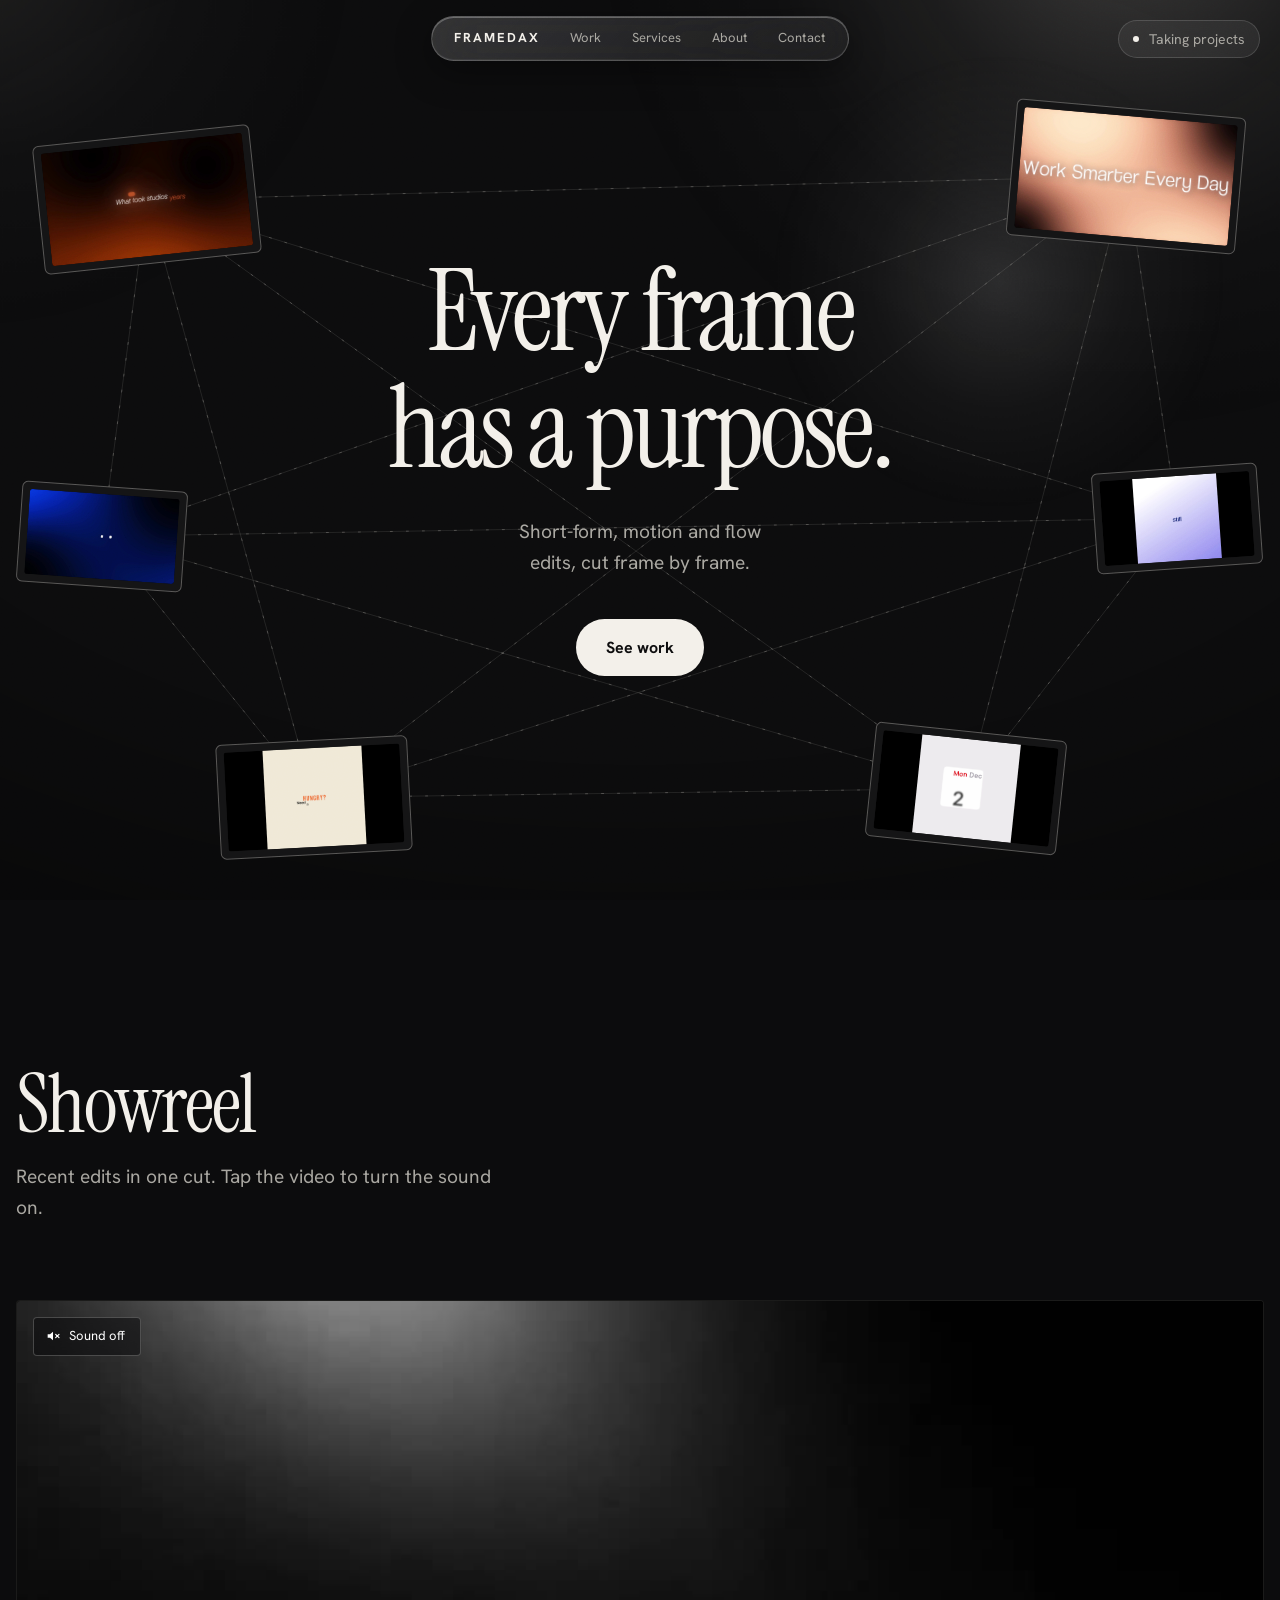
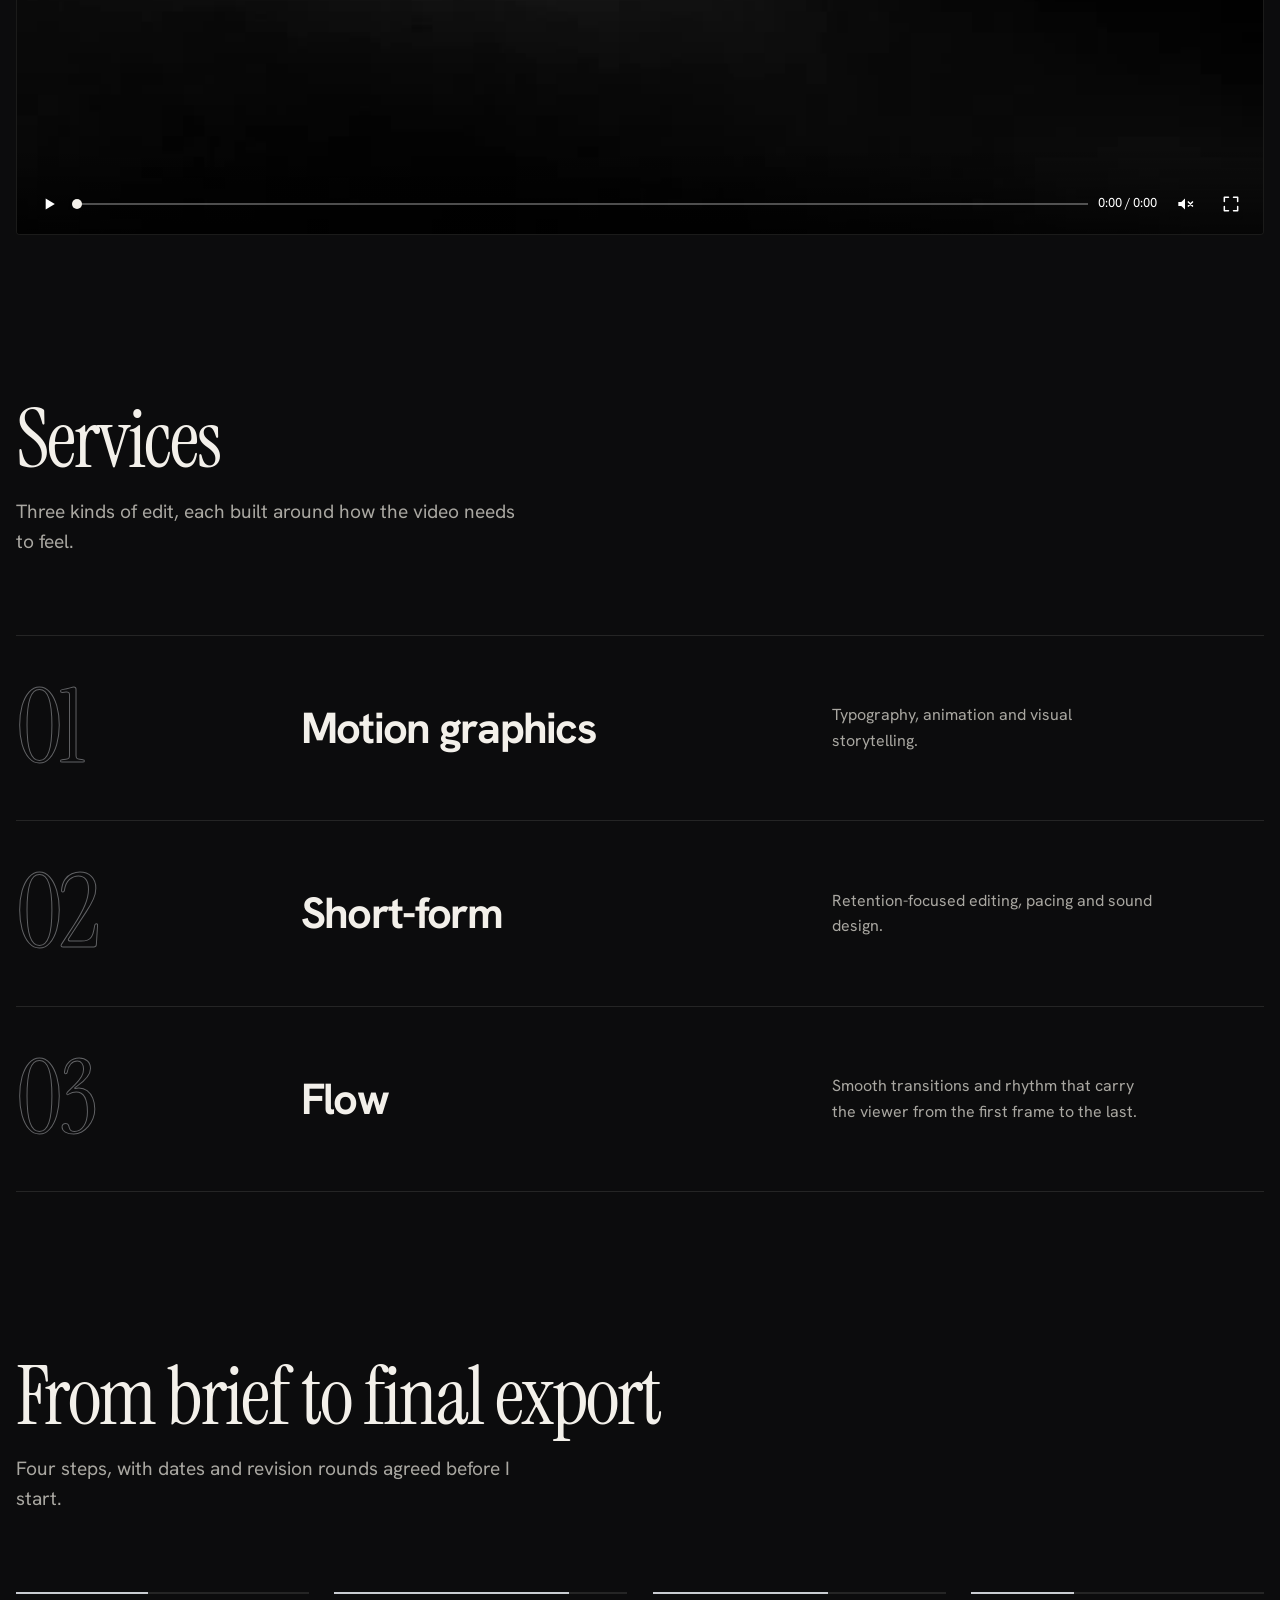
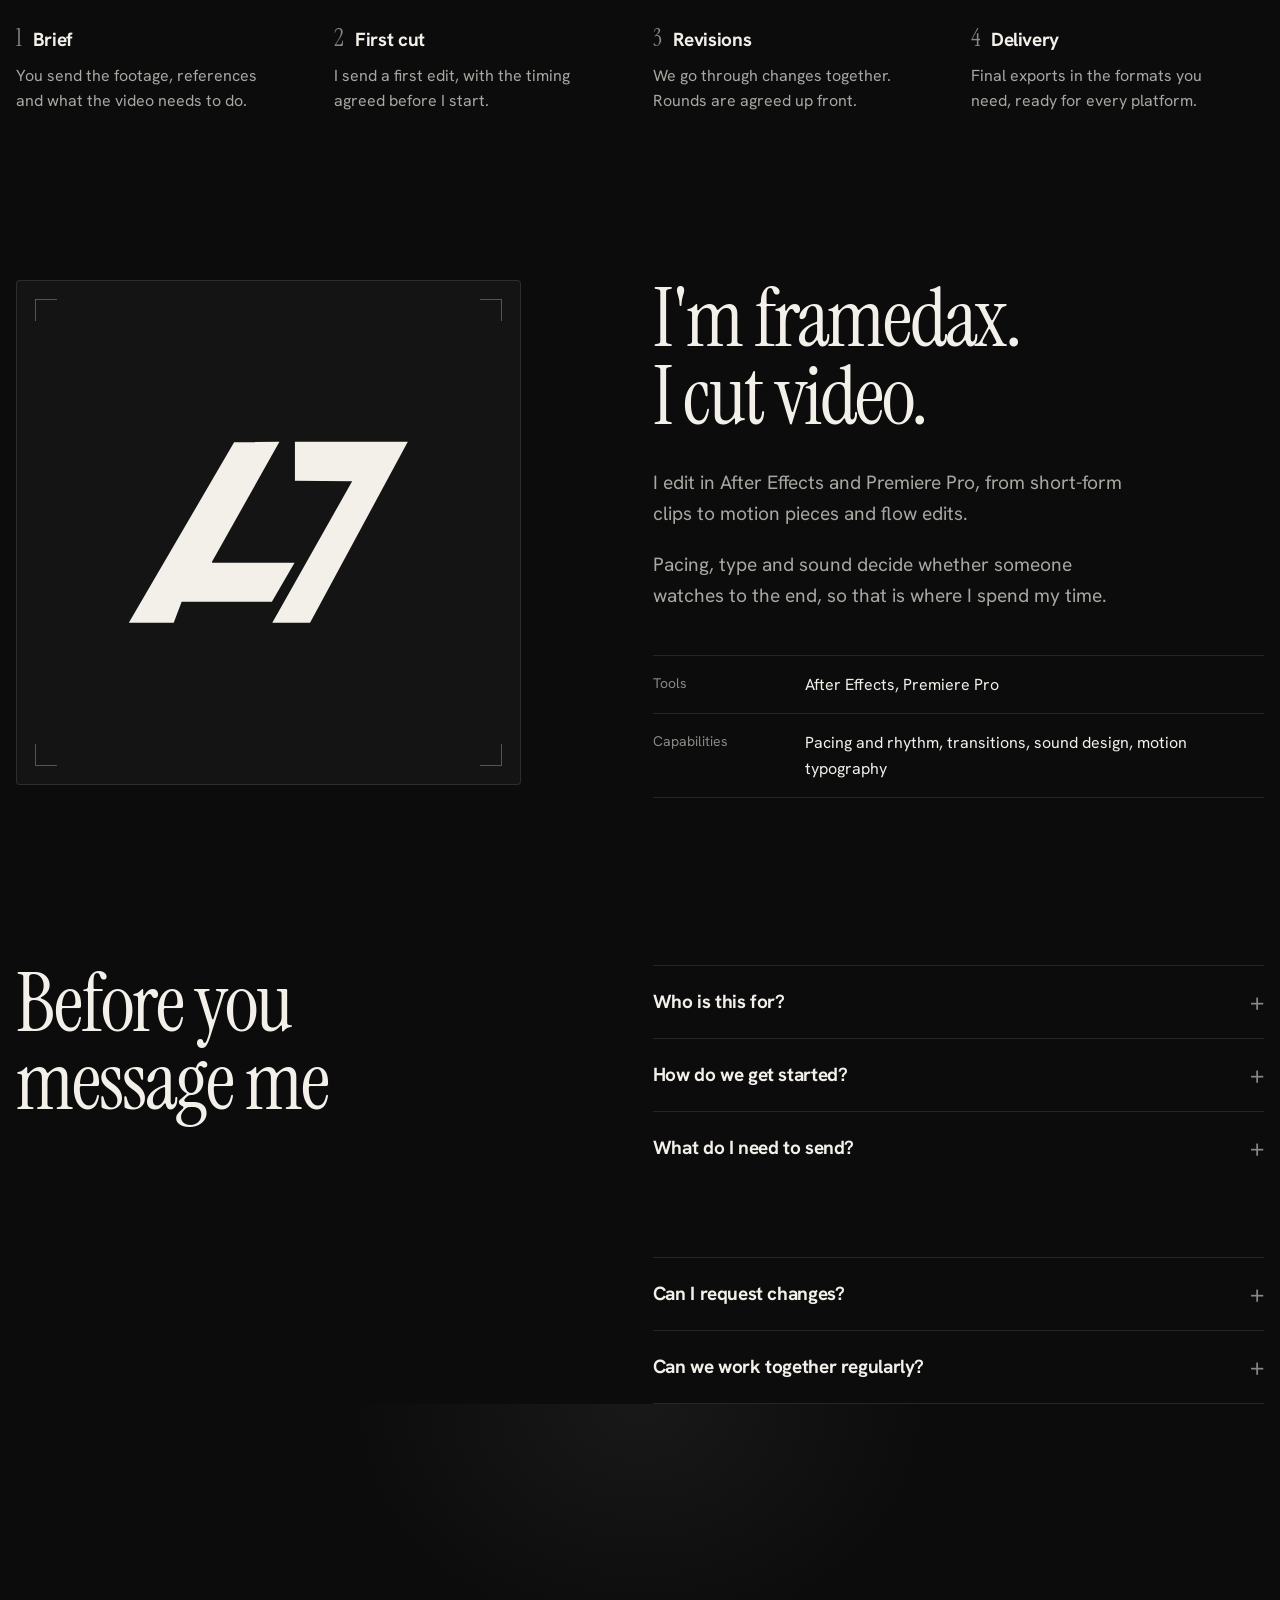
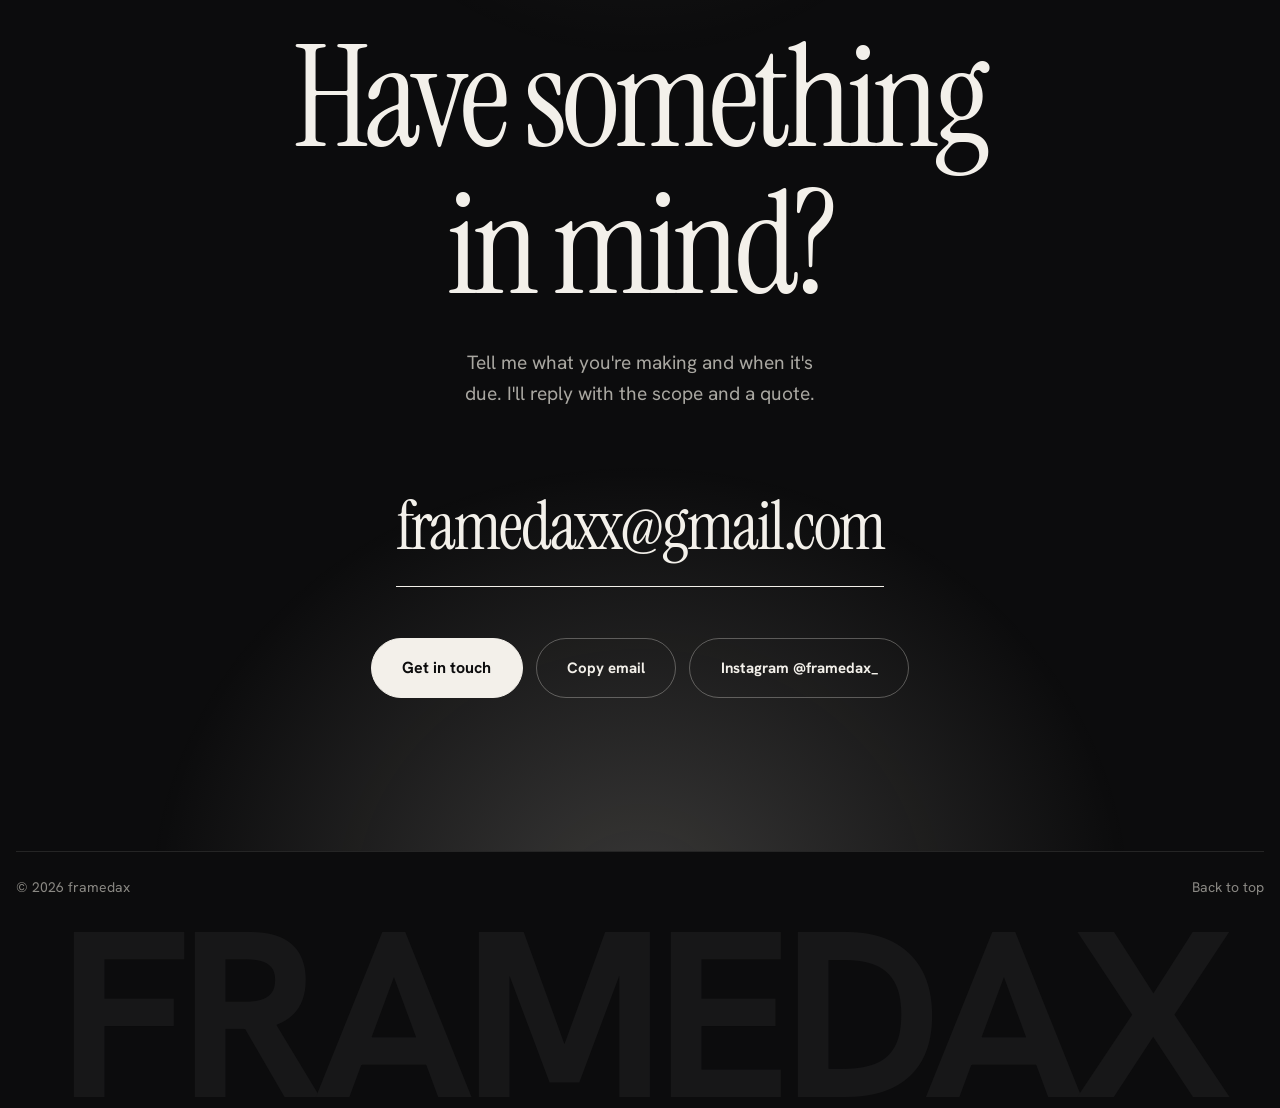
<file: index.html>
<!doctype html>
<html lang="en"><head><meta charset="utf-8">
<meta name="viewport" content="width=device-width,initial-scale=1,viewport-fit=cover">
<title>Framedax | Video editor</title><meta name="description" content="Framedax: short-form, motion and flow video edits."><meta name="theme-color" content="#0c0c0d">
<link rel="icon" href="favicon.svg" type="image/svg+xml">
<link rel="preconnect" href="https://fonts.googleapis.com"><link rel="preconnect" href="https://fonts.gstatic.com" crossorigin>
<link rel="stylesheet" href="https://fonts.googleapis.com/css2?family=Hanken+Grotesk:wght@400;700&family=Instrument+Serif:ital@0;1&display=swap">
<link rel="stylesheet" href="css/tokens.css"><link rel="stylesheet" href="css/base.css"><link rel="stylesheet" href="css/components.css"><link rel="stylesheet" href="css/sections.css">
<script>if(!matchMedia('(prefers-reduced-motion: reduce)').matches&&'IntersectionObserver' in window)document.documentElement.classList.add('reveal-on');</script>
</head><body>
<script>try{if(sessionStorage.getItem('fx-nav'))document.documentElement.classList.add('is-arriving')}catch(e){}</script>
<div class="loader" aria-hidden="true"><img src="assets/logo.svg" alt="" width="84" height="55"><i class="loader-bar"></i></div>
<a class="skip" href="#main">Skip to content</a>
<div class="glow" aria-hidden="true"><div class="glow-layer"><i class="blob blob-a"></i><i class="blob blob-b"></i><i class="blob blob-c"></i></div></div>
<header class="site-nav" id="nav"><div class="nav-in">
  <a class="wordmark" href="#top" aria-label="Framedax, home">FRAMEDAX</a>
  <div class="nav-right"><nav class="nav-links" aria-label="Main">
    <a class="nav-link" href="work.html">Work</a>
    <a class="nav-link" href="#services">Services</a>
    <a class="nav-link" href="#about">About</a>
    <a class="nav-link" href="#contact">Contact</a></nav></div></div></header>
<p class="status status-side">Taking projects</p>
<main id="main">
<section id="top" class="hero" data-chapter="Intro">
  <div class="hero-art" aria-hidden="true">
    <svg class="hero-lines" id="hero-lines" aria-hidden="true"></svg>
    <div id="hero-cards"></div>
  </div>
  <div class="hero-in">
    <h1 class="hero-title"><span class="line" style="--i:0"><span class="line-in">Every frame</span></span><span class="line" style="--i:1"><span class="line-in">has a purpose.</span></span></h1>
    <p class="lede">Short-form, motion and flow edits, cut frame by frame.</p>
    <div class="hero-cta"><a class="pill" href="work.html">See work</a></div>
  </div>
</section>

<section id="reel" class="section" data-chapter="Showreel" aria-labelledby="reel-title"><div class="wrap">
  <header class="sec-head"><h2 id="reel-title">Showreel</h2><p>Recent edits in one cut. Tap the video to turn the sound on.</p></header>
  <div class="player reel" data-player data-unmute><video src="assets/reel.mp4" poster="assets/posters/reel.jpg" autoplay muted loop playsinline preload="auto" aria-label="Showreel"></video></div>
</div></section>

<section id="services" class="section" data-chapter="Services" aria-labelledby="services-title"><div class="wrap">
  <header class="sec-head"><h2 id="services-title">Services</h2><p>Three kinds of edit, each built around how the video needs to feel.</p></header>
  <ol class="services">
    <li class="service"><span class="service-n" aria-hidden="true">01</span><h3>Motion graphics</h3><p>Typography, animation and visual storytelling.</p></li>
    <li class="service"><span class="service-n" aria-hidden="true">02</span><h3>Short-form</h3><p>Retention-focused editing, pacing and sound design.</p></li>
    <li class="service"><span class="service-n" aria-hidden="true">03</span><h3>Flow</h3><p>Smooth transitions and rhythm that carry the viewer from the first frame to the last.</p></li>
  </ol></div></section>

<section id="process" class="section" data-chapter="Process" aria-labelledby="process-title"><div class="wrap">
  <header class="sec-head"><h2 id="process-title">From brief to final export</h2><p>Four steps, with dates and revision rounds agreed before I start.</p></header>
  <ol class="steps">
    <li class="step"><div class="clip-track" aria-hidden="true"><i style="--w:45%"></i></div><h3><span class="step-n">1</span>Brief</h3><p>You send the footage, references and what the video needs to do.</p></li>
    <li class="step"><div class="clip-track" aria-hidden="true"><i style="--w:80%"></i></div><h3><span class="step-n">2</span>First cut</h3><p>I send a first edit, with the timing agreed before I start.</p></li>
    <li class="step"><div class="clip-track" aria-hidden="true"><i style="--w:60%"></i></div><h3><span class="step-n">3</span>Revisions</h3><p>We go through changes together. Rounds are agreed up front.</p></li>
    <li class="step"><div class="clip-track" aria-hidden="true"><i style="--w:35%"></i></div><h3><span class="step-n">4</span>Delivery</h3><p>Final exports in the formats you need, ready for every platform.</p></li>
  </ol></div></section>

<section id="about" class="section" data-chapter="About" aria-labelledby="about-title"><div class="wrap about">
  <figure class="brand"><span class="crop tl"></span><span class="crop tr"></span><span class="crop bl"></span><span class="crop br"></span><img src="assets/logo.svg" alt="Framedax logo" width="351" height="228"></figure>
  <div class="about-copy">
    <h2 id="about-title">I'm framedax. I cut video.</h2>
    <p>I edit in After Effects and Premiere Pro, from short-form clips to motion pieces and flow edits.</p>
    <p>Pacing, type and sound decide whether someone watches to the end, so that is where I spend my time.</p>
    <dl class="facts">
      <div><dt>Tools</dt><dd>After Effects, Premiere Pro</dd></div>
      <div><dt>Capabilities</dt><dd>Pacing and rhythm, transitions, sound design, motion typography</dd></div>
    </dl></div></div></section>

<section id="faq" class="section" data-chapter="FAQ" aria-labelledby="faq-title"><div class="wrap faq-layout">
  <h2 id="faq-title">Before you message me</h2>
  <div class="faq">
    <details><summary>Who is this for?</summary><p>Creators, brands and startups that need short-form, motion or flow edits and don't have an editor in-house.</p></details>
    <details><summary>How do we get started?</summary><p>Email me or send a DM on Instagram. Tell me what you're making and when it's due, and I'll reply with the scope and a quote.</p></details>
    <details><summary>What do I need to send?</summary><p>Raw footage, brand assets, reference videos and any notes. No script is fine.</p></details>
    <details><summary>How long does it take?</summary><p>It depends on the length and how much motion the edit needs. We agree on dates before I start, so you always know what's next.</p></details>
    <details><summary>Can I request changes?</summary><p>Yes. Revision rounds are agreed up front, so changes stay quick and predictable.</p></details>
    <details><summary>Can we work together regularly?</summary><p>Yes. Many clients come back for a steady flow of edits. We can set up a monthly arrangement that fits your pace.</p></details>
  </div></div></section>

<section id="contact" class="section contact" data-chapter="Contact" aria-labelledby="contact-title"><div class="wrap">
  <h2 id="contact-title" class="contact-title reveal-lines"><span class="line" style="--i:0"><span class="line-in">Have something</span></span><span class="line" style="--i:1"><span class="line-in">in mind?</span></span></h2>
  <p class="contact-sub">Tell me what you're making and when it's due. I'll reply with the scope and a quote.</p>
  <a class="contact-mail" id="email" href="mailto:framedaxx@gmail.com">framedaxx@gmail.com</a>
  <div class="contact-actions">
    <a class="btn" id="mail-link" href="mailto:framedaxx@gmail.com">Get in touch</a>
    <button type="button" class="btn btn-quiet" id="copy-email">Copy email</button>
    <a class="btn btn-quiet" id="ig-link" href="#contact" target="_blank" rel="noopener">Instagram</a>
  </div></div></section>
</main>
<footer class="footer"><div class="wrap"><div class="footer-row">
  <span>&copy; <span id="year">2026</span> framedax</span>
  <button type="button" class="to-top" id="to-top">Back to top</button></div></div>
  <p class="footer-mark" aria-hidden="true">FRAMEDAX</p></footer>
<script type="module" src="js/main.js"></script></body></html>
</file>
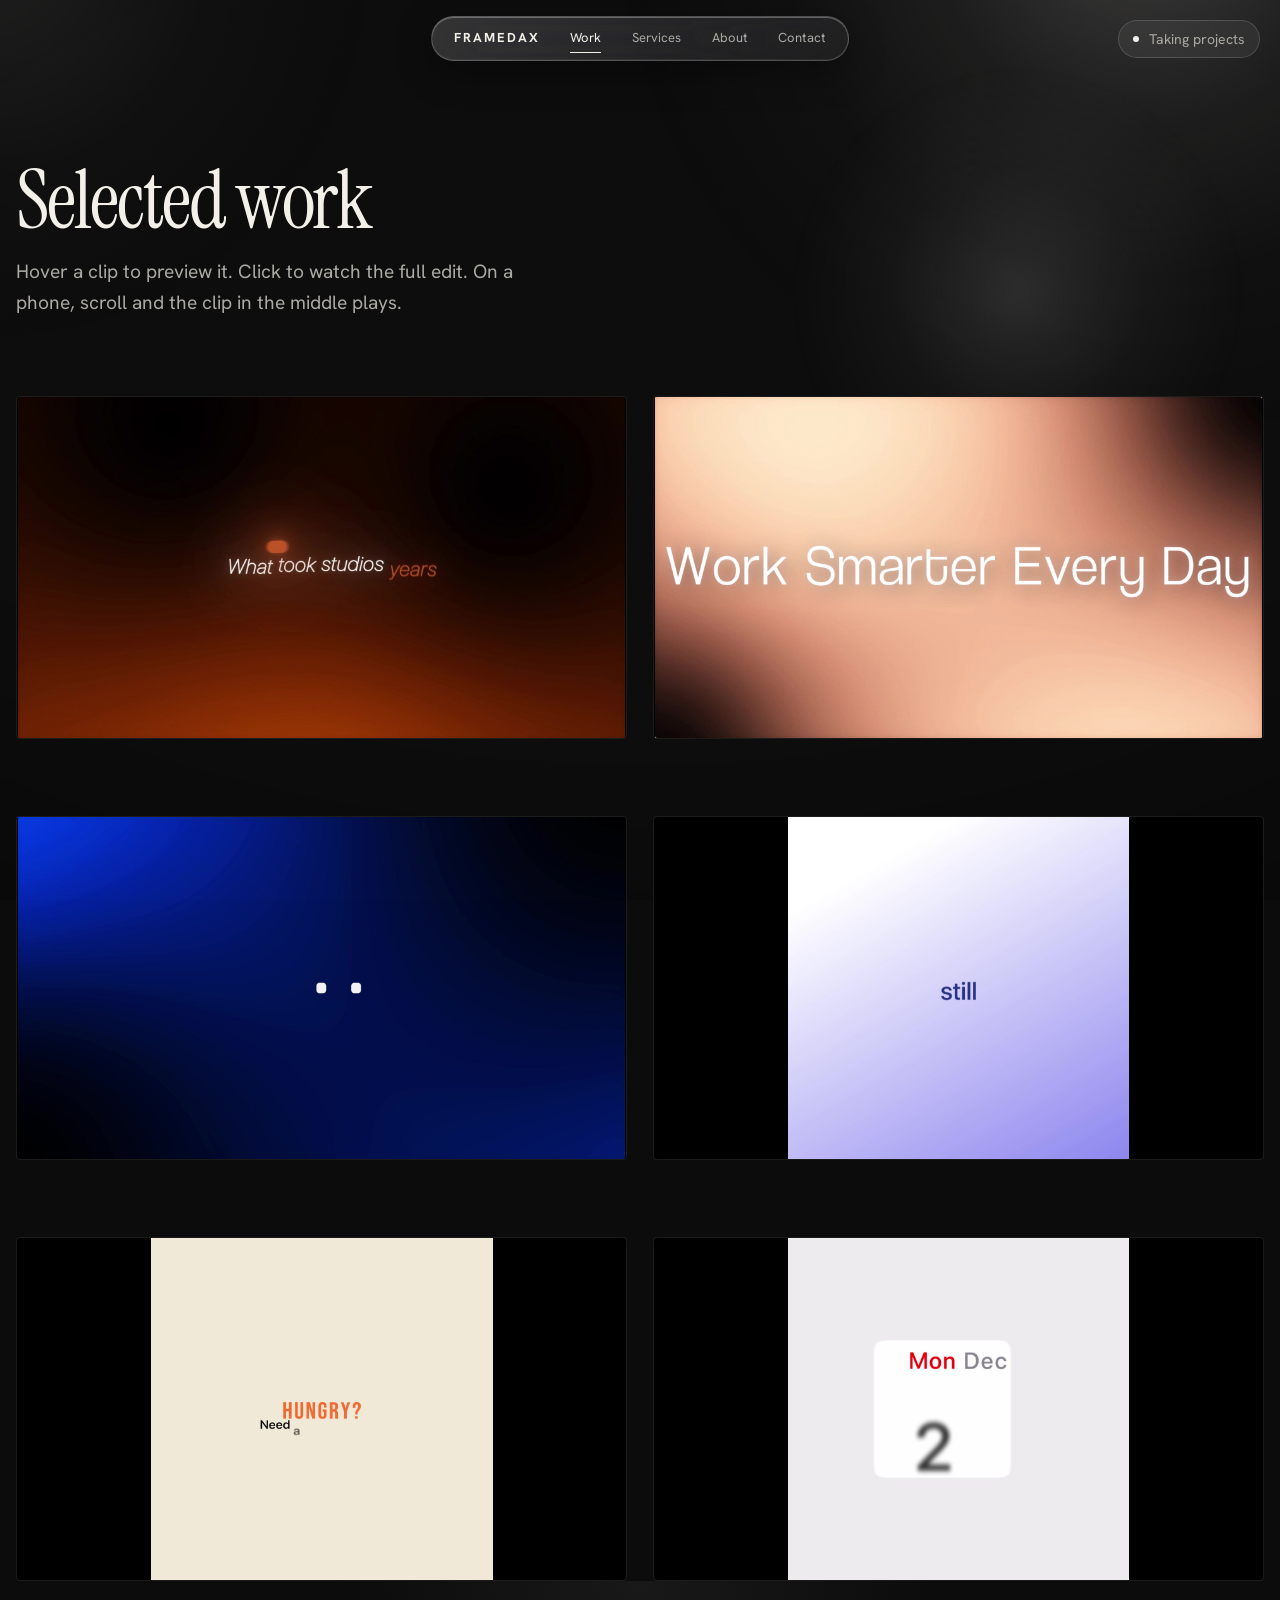
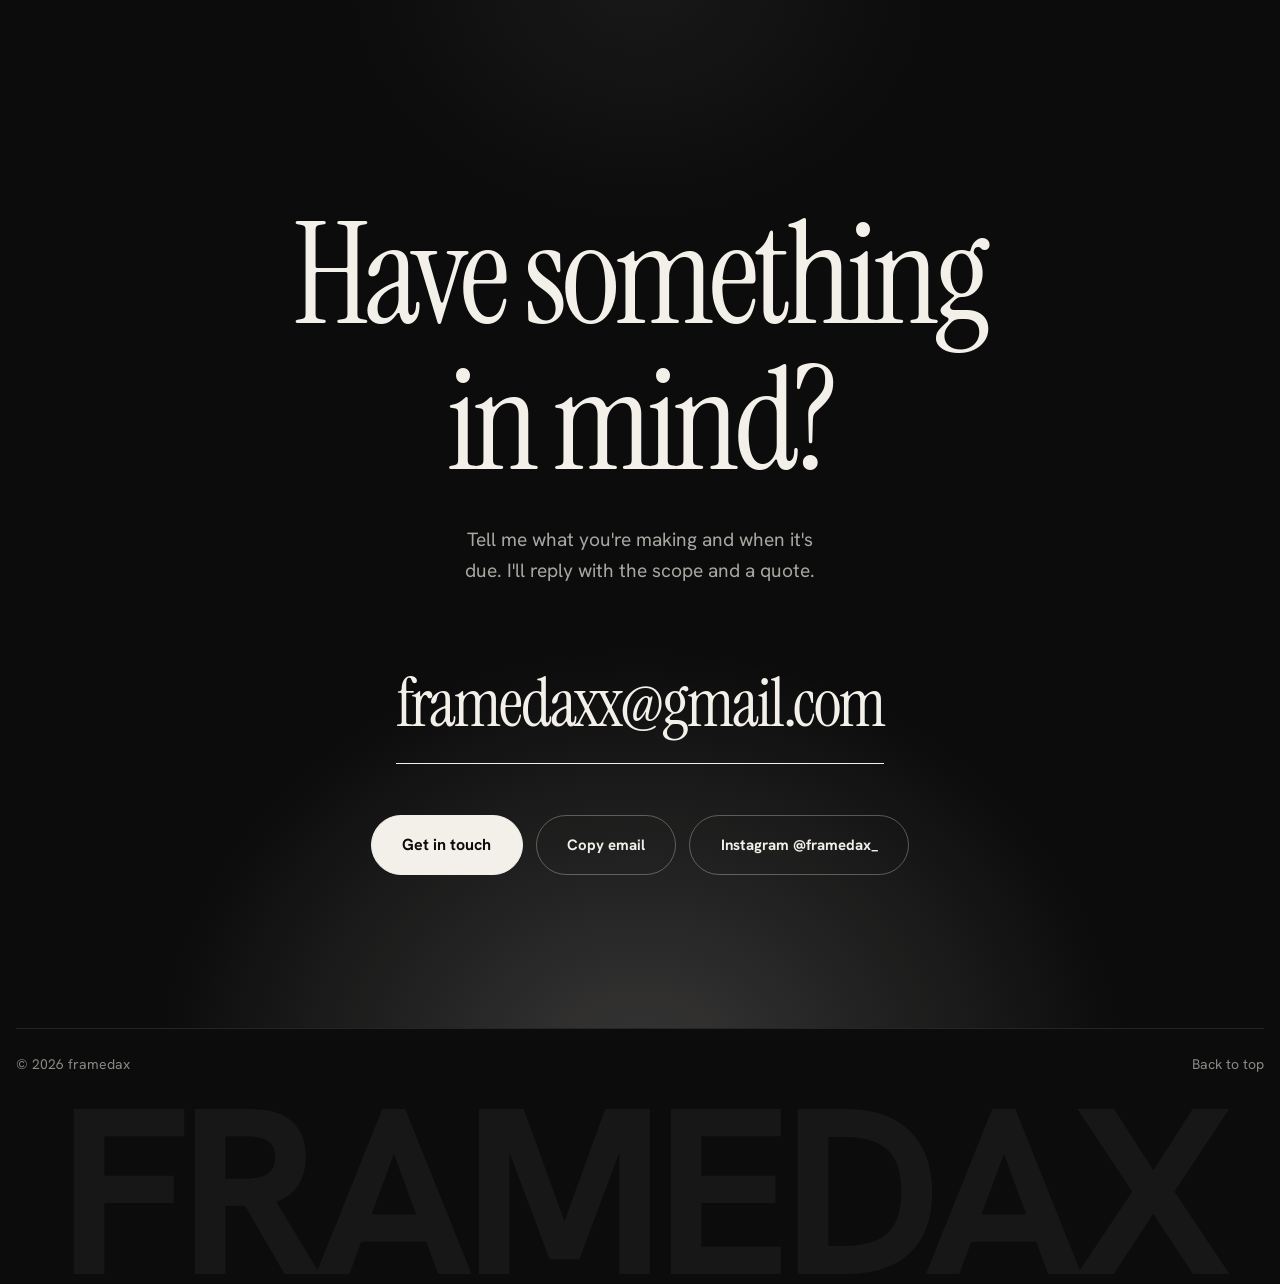
<file: work.html>
<!doctype html>
<html lang="en"><head><meta charset="utf-8">
<meta name="viewport" content="width=device-width,initial-scale=1,viewport-fit=cover">
<title>Work | Framedax</title><meta name="description" content="Selected video edits by framedax."><meta name="theme-color" content="#0c0c0d">
<link rel="icon" href="favicon.svg" type="image/svg+xml">
<link rel="preconnect" href="https://fonts.googleapis.com"><link rel="preconnect" href="https://fonts.gstatic.com" crossorigin>
<link rel="stylesheet" href="https://fonts.googleapis.com/css2?family=Hanken+Grotesk:wght@400;700&family=Instrument+Serif:ital@0;1&display=swap">
<link rel="stylesheet" href="css/tokens.css"><link rel="stylesheet" href="css/base.css"><link rel="stylesheet" href="css/components.css"><link rel="stylesheet" href="css/sections.css">
<script>if(!matchMedia('(prefers-reduced-motion: reduce)').matches&&'IntersectionObserver' in window)document.documentElement.classList.add('reveal-on');</script>
</head><body>
<script>try{if(sessionStorage.getItem('fx-nav'))document.documentElement.classList.add('is-arriving')}catch(e){}</script>
<div class="loader" aria-hidden="true"><img src="assets/logo.svg" alt="" width="84" height="55"><i class="loader-bar"></i></div>
<a class="skip" href="#main">Skip to content</a>
<div class="glow" aria-hidden="true"><div class="glow-layer"><i class="blob blob-a"></i><i class="blob blob-b"></i><i class="blob blob-c"></i></div></div>
<header class="site-nav" id="nav"><div class="nav-in">
  <a class="wordmark" href="index.html#top" aria-label="Framedax, home">FRAMEDAX</a>
  <div class="nav-right"><nav class="nav-links" aria-label="Main">
    <a class="nav-link" href="work.html" aria-current="true">Work</a>
    <a class="nav-link" href="index.html#services">Services</a>
    <a class="nav-link" href="index.html#about">About</a>
    <a class="nav-link" href="index.html#contact">Contact</a></nav></div></div></header>
<p class="status status-side">Taking projects</p>
<main id="main">
<section id="work" class="section work-page" data-chapter="Work" aria-labelledby="work-title"><div class="wrap">
  <header class="sec-head"><h2 id="work-title">Selected work</h2><p>Hover a clip to preview it. Click to watch the full edit. On a phone, scroll and the clip in the middle plays.</p></header>
  <div id="work-grid" class="work"></div>
</div></section>
<section id="contact" class="section contact" data-chapter="Contact" aria-labelledby="contact-title"><div class="wrap">
  <h2 id="contact-title" class="contact-title reveal-lines"><span class="line" style="--i:0"><span class="line-in">Have something</span></span><span class="line" style="--i:1"><span class="line-in">in mind?</span></span></h2>
  <p class="contact-sub">Tell me what you're making and when it's due. I'll reply with the scope and a quote.</p>
  <a class="contact-mail" id="email" href="mailto:framedaxx@gmail.com">framedaxx@gmail.com</a>
  <div class="contact-actions">
    <a class="btn" id="mail-link" href="mailto:framedaxx@gmail.com">Get in touch</a>
    <button type="button" class="btn btn-quiet" id="copy-email">Copy email</button>
    <a class="btn btn-quiet" id="ig-link" href="#contact" target="_blank" rel="noopener">Instagram</a>
  </div></div></section>
</main>
<footer class="footer"><div class="wrap"><div class="footer-row">
  <span>&copy; <span id="year">2026</span> framedax</span>
  <button type="button" class="to-top" id="to-top">Back to top</button></div></div>
  <p class="footer-mark" aria-hidden="true">FRAMEDAX</p></footer>
<script type="module" src="js/main.js"></script></body></html>
</file>
<file: css/tokens.css>
/* Design tokens. Change the look of the whole site from this file.
   Direction: deep charcoal, warm white, muted grey, one metallic silver accent. */

:root {
  color-scheme: dark;

  /* Color */
  --bg: #0c0c0d;
  --bg-raised: #141415;
  --fg: #f3f0ea;
  --fg-dim: #a9a7a1;
  --fg-mute: #8a8883;
  --line: rgba(243, 240, 234, 0.11);
  --line-strong: rgba(243, 240, 234, 0.3);
  --accent: #c9ccd1; /* metallic silver */
  --accent-dim: rgba(201, 204, 209, 0.45);
  --focus: #f3f0ea;

  /* Type: Hanken Grotesk (400 and 700) for everything functional,
     Instrument Serif for the big editorial moments */
  --sans: 'Hanken Grotesk', system-ui, -apple-system, 'Segoe UI', Roboto, 'Helvetica Neue', sans-serif;
  --serif: 'Instrument Serif', 'Iowan Old Style', 'Times New Roman', Georgia, serif;

  --fs-hero: clamp(3.1rem, 10.5vw, 9.5rem);
  --fs-display: clamp(2.6rem, 6.4vw, 5.5rem);
  --fs-title: clamp(1.75rem, 3.4vw, 3rem);
  --fs-lede: clamp(1.0625rem, 1.5vw, 1.25rem);
  --fs-small: 0.875rem;

  /* Shape and layout */
  --radius: 4px;
  --wrap: 1280px;
  --gap: clamp(16px, 2vw, 32px);
  --ease: cubic-bezier(0.16, 0.84, 0.24, 1);
}
</file>
<file: css/base.css>
/* Reset, page ground, typography, atmosphere, reveal system. */

*,
*::before,
*::after {
  box-sizing: border-box;
}

html {
  scroll-behavior: smooth;
  -webkit-text-size-adjust: 100%;
}

body {
  position: relative;
  margin: 0;
  background: var(--bg);
  color: var(--fg);
  font-family: var(--sans);
  font-size: 1rem;
  line-height: 1.6;
  -webkit-font-smoothing: antialiased;
  text-rendering: optimizeLegibility;
}

main {
  position: relative;
  z-index: 1;
}

h1,
h2,
h3,
p,
ol,
dl,
dd,
figure {
  margin: 0;
}

h1,
h2,
h3 {
  font-weight: 700;
  letter-spacing: -0.035em;
  line-height: 1.05;
  text-wrap: balance;
}

h2 {
  font-family: var(--serif);
  font-weight: 400;
  font-size: var(--fs-display);
  letter-spacing: -0.025em;
  line-height: 0.95;
}

h3 {
  font-size: 1.1875rem;
  letter-spacing: -0.02em;
  line-height: 1.2;
}

a {
  color: inherit;
}

img,
video {
  max-width: 100%;
}

::selection {
  background: var(--fg);
  color: #000;
}

:focus-visible {
  outline: 2px solid var(--focus);
  outline-offset: 4px;
}

.skip {
  position: fixed;
  top: 8px;
  left: 8px;
  z-index: 100;
  padding: 0.6rem 1rem;
  background: var(--fg);
  color: #000;
  font-weight: 700;
  text-decoration: none;
  transform: translateY(-200%);
}

.skip:focus {
  transform: none;
}

.wrap {
  width: 100%;
  max-width: var(--wrap);
  margin-inline: auto;
  padding-left: max(16px, env(safe-area-inset-left, 0px));
  padding-right: max(16px, env(safe-area-inset-right, 0px));
}

/* ---------- Atmosphere ----------
   One soft light from the upper right and a faint fill from the left,
   drifting very slowly. Plain gradients, no blur filters, so it stays cheap. */
.glow {
  position: absolute;
  top: 0;
  left: 0;
  right: 0;
  height: 1100px;
  overflow: clip;
  pointer-events: none;
  z-index: 0;
  -webkit-mask-image: linear-gradient(#000 50%, transparent);
  mask-image: linear-gradient(#000 50%, transparent);
}

.glow-layer {
  position: absolute;
  inset: 0;
  will-change: transform;
}

.blob {
  position: absolute;
  border-radius: 50%;
  will-change: transform;
}

.blob-a {
  width: 84vmax;
  height: 84vmax;
  top: -50vmax;
  right: -30vmax;
  background: radial-gradient(
    closest-side,
    rgba(236, 232, 224, 0.22),
    rgba(200, 198, 192, 0.09) 40%,
    rgba(150, 150, 150, 0.03) 68%,
    transparent 100%
  );
  animation: drift-a 48s ease-in-out infinite alternate;
}

.blob-b {
  width: 60vmax;
  height: 60vmax;
  top: -34vmax;
  left: -32vmax;
  background: radial-gradient(
    closest-side,
    rgba(190, 188, 182, 0.11),
    rgba(120, 120, 120, 0.04) 55%,
    transparent 100%
  );
  animation: drift-b 60s ease-in-out infinite alternate;
}

.blob-c {
  width: 36vmax;
  height: 36vmax;
  top: 4vmax;
  right: 4vmax;
  background: radial-gradient(
    closest-side,
    rgba(255, 255, 255, 0.12),
    rgba(220, 220, 220, 0.04) 55%,
    transparent 100%
  );
  animation: drift-c 40s ease-in-out infinite alternate;
}

@keyframes drift-a {
  from { transform: translate3d(0, 0, 0) scale(1); }
  to { transform: translate3d(-6vmax, 5vmax, 0) scale(1.1); }
}

@keyframes drift-b {
  from { transform: translate3d(0, 0, 0) scale(1); }
  to { transform: translate3d(8vmax, 3vmax, 0) scale(1.08); }
}

@keyframes drift-c {
  from { transform: translate3d(0, 0, 0) scale(0.92); opacity: 0.8; }
  to { transform: translate3d(-5vmax, 6vmax, 0) scale(1.1); opacity: 1; }
}

/* Vignette: pulls the eye toward the centre of the page */
body::before {
  content: '';
  position: fixed;
  inset: 0;
  z-index: 0;
  pointer-events: none;
  background: radial-gradient(120% 90% at 50% 38%, transparent 52%, rgba(0, 0, 0, 0.5));
}

/* Film grain. Static, very fine; also hides banding in dark gradients. */
body::after {
  content: '';
  position: fixed;
  inset: 0;
  z-index: 60;
  pointer-events: none;
  opacity: 0.09;
  mix-blend-mode: overlay;
  background-image: url("data:image/svg+xml,%3Csvg xmlns='http://www.w3.org/2000/svg' width='180' height='180'%3E%3Cfilter id='n'%3E%3CfeTurbulence type='fractalNoise' baseFrequency='.8' numOctaves='2' stitchTiles='stitch'/%3E%3C/filter%3E%3Crect width='100%25' height='100%25' filter='url(%23n)'/%3E%3C/svg%3E");
}

/* ---------- Reveal system ----------
   reveal.js tags elements with [data-reveal] and adds .in as they scroll into view.
   Nothing is hidden unless JS ran and motion is allowed. */
.line {
  display: block;
  overflow: hidden;
  padding: 0.12em 0;
  margin: -0.12em 0;
}

.line-in {
  display: block;
}

html.reveal-on [data-reveal] {
  opacity: 0;
  transform: translate3d(0, 44px, 0);
  filter: blur(12px);
  transition: opacity 1.9s var(--ease), transform 2s var(--ease), filter 1.9s var(--ease);
  transition-delay: var(--d, 0s);
}

html.reveal-on [data-reveal].in {
  opacity: 1;
  transform: none;
  filter: none;
}

html.reveal-on .reveal-lines .line-in {
  transform: translate3d(0, 110%, 0);
  transition: transform 1.25s var(--ease);
  transition-delay: calc(var(--i, 0) * 0.13s);
}

html.reveal-on .reveal-lines.in .line-in {
  transform: none;
}

@media (prefers-reduced-motion: reduce) {
  html {
    scroll-behavior: auto;
  }

  *,
  *::before,
  *::after {
    animation: none !important;
    transition-duration: 0.01ms !important;
    transition-delay: 0s !important;
  }
}
</file>
<file: css/sections.css>
/* Page sections. Alignment rule: hero and contact are centred; every other section is left-aligned to the same edge. */

.section {
  padding-block: clamp(96px, 13vw, 180px) 0;
  scroll-margin-top: 60px;
}

.sec-head {
  display: flex;
  flex-direction: column;
  align-items: flex-start;
  gap: 1.1rem;
  margin-bottom: clamp(40px, 6vw, 80px);
}

.sec-head p {
  max-width: 46ch;
  color: var(--fg-dim);
  font-size: var(--fs-lede);
}

/* ---------- Hero (centred) ---------- */
.hero {
  position: relative;
  display: grid;
  place-items: center;
  min-height: 100svh;
  padding: clamp(120px, 16vh, 180px) 16px clamp(80px, 12vh, 140px);
  overflow: clip;
  text-align: center;
}

.hero-in {
  position: relative;
  z-index: 2;
}

.hero-title {
  font-family: var(--serif);
  font-size: clamp(3rem, 9vw, 8.25rem);
  font-weight: 400;
  letter-spacing: -0.035em;
  line-height: 0.9;
}

.hero-title .line-in {
  animation: rise 1.4s var(--ease) both;
  animation-delay: calc(0.15s + var(--i, 0) * 0.15s);
}

@keyframes rise {
  from { transform: translate3d(0, 112%, 0); }
  to { transform: none; }
}

.lede {
  max-width: 34ch;
  margin: clamp(22px, 3vw, 36px) auto 0;
  color: var(--fg-dim);
  font-size: var(--fs-lede);
  text-wrap: balance;
  animation: fade-up 1.2s var(--ease) 0.8s both;
}

.hero-cta {
  display: inline-flex;
  align-items: stretch;
  gap: 6px;
  margin-top: clamp(26px, 3.4vw, 40px);
  animation: fade-up 1.2s var(--ease) 0.95s both;
}

@keyframes fade-up {
  from { opacity: 0; transform: translate3d(0, 18px, 0); }
  to { opacity: 1; transform: none; }
}

.pill,
.pill-arrow {
  display: inline-grid;
  place-items: center;
  border-radius: 999px;
  text-decoration: none;
  transition: background 0.35s, color 0.35s, transform 0.5s var(--ease);
}

.pill {
  padding: 1rem 1.9rem;
  background: var(--fg);
  color: #0c0c0d;
  font-weight: 700;
}

.pill-arrow {
  min-width: 3.4rem;
  border: 1px solid var(--line-strong);
  background: var(--bg-raised);
  color: var(--fg);
}

.hero-cta:hover .pill-arrow { background: var(--fg); color: #0c0c0d; transform: translateX(3px); }
.pill:hover { background: #fff; }

/* Floating work cards */
.hero-art {
  position: absolute;
  inset: 0;
  z-index: 1;
  pointer-events: none;
}

.hero-lines {
  position: absolute;
  inset: 0;
  width: 100%;
  height: 100%;
  fill: none;
  animation: line-in 1.2s var(--ease) 1.3s both;
  transition: filter 1.1s var(--ease);
}

@keyframes line-in { from { opacity: 0; } to { opacity: 1; } }

.hl-base,
.hl-flow { vector-effect: non-scaling-stroke; stroke-width: 1; stroke-linecap: round; }
.hl-base { stroke: rgba(243, 240, 234, 0.1); transition: stroke 0.5s; }
.hl-base.is-hot { stroke: rgba(243, 240, 234, 0.42); }
.hl-flow { stroke: var(--fg-dim); stroke-opacity: 0.35; stroke-dasharray: 2 14; animation: flow 2.2s linear infinite; transition: stroke-opacity 0.5s; }
.hl-flow.is-hot { stroke-opacity: 0.9; }

@keyframes flow { to { stroke-dashoffset: -32; } }

/* Hover state: the hero text, the other cards and the lines all soften */
.hero-in { transition: transform 1.2s var(--ease), filter 1.2s var(--ease), opacity 1.2s var(--ease); }
.hero.has-hot .hero-in { transform: scale(0.8); filter: blur(8px); opacity: 0.4; pointer-events: none; }
.hero.has-hot .hero-art { z-index: 3; }
.hero.has-hot .hero-lines { filter: blur(3px); }

.hcard {
  position: absolute;
  width: var(--w);
  translate: var(--px, 0) var(--py, 0);
  scale: var(--s, 1);
  pointer-events: none;
  text-decoration: none;
  animation: card-in 1.3s var(--ease) var(--delay, 0.5s) both;
}

.hcard.is-hot { z-index: 5; }

/* Fixed hit areas at each card's home position, so hover holds while the card travels to the centre */
.hspot {
  position: absolute;
  z-index: 6;
  pointer-events: auto;
  border-radius: 8px;
}

@keyframes card-in {
  from { opacity: 0; transform: translateY(14px); }
  to { opacity: 1; transform: none; }
}

.hcard-in {
  position: relative;
  display: block;
  padding: 7px 7px 0;
  border: 1px solid var(--line-strong);
  border-radius: 6px;
  background: var(--bg-raised);
  rotate: var(--r);
  animation: float 8s ease-in-out infinite alternate;
  transition: border-color 0.4s, filter 1.1s var(--ease), opacity 1.1s var(--ease), rotate 1.2s var(--ease), box-shadow 1s;
}

.hcard.is-dim .hcard-in { filter: blur(5px); opacity: 0.55; }
.hcard.is-hot .hcard-in { rotate: 0deg; border-color: var(--fg-dim); box-shadow: 0 30px 80px rgba(0, 0, 0, 0.6); }

@keyframes float {
  from { translate: 0 -6px; }
  to { translate: 0 6px; }
}

.hcard-media { position: relative; display: block; }

.hcard-media video {
  position: absolute;
  inset: 0;
  width: 100%;
  height: 100%;
  object-fit: contain;
  border-radius: 3px;
  opacity: 0;
  transition: opacity 0.5s;
}

.hcard.is-hot .hcard-media video.is-on { opacity: 1; }

.hcard-blank {
  display: block;
  aspect-ratio: 16 / 9;
  border-radius: 3px;
  background: #000;
}

.hcard img {
  display: block;
  width: 100%;
  aspect-ratio: 16 / 9;
  object-fit: contain;
  border-radius: 3px;
  background: #000;
}

.hcard-label {
  display: block;
  font-weight: 400;
  padding: 0.55rem 0.2rem 0.6rem;
  color: var(--fg-dim);
  font-size: 0.8125rem;
  text-align: left;
}

.hcard.c1 { --w: clamp(130px, 17vw, 260px); --r: -6deg; left: 3%; top: 15%; --delay: 0.55s; }
.hcard.c2 { --w: clamp(130px, 18vw, 280px); --r: 5deg; right: 3%; top: 12%; --delay: 0.75s; }
.hcard.c3 { --w: clamp(120px, 13vw, 200px); --r: 4deg; left: 1.5%; top: 54%; --delay: 0.95s; }
.hcard.c4 { --w: clamp(120px, 13vw, 200px); --r: -4deg; right: 1.5%; top: 52%; --delay: 1.15s; }
.hcard.c5 { --w: clamp(120px, 15vw, 230px); --r: -3deg; left: 17%; bottom: 5%; --delay: 1.35s; }
.hcard.c6 { --w: clamp(120px, 15vw, 230px); --r: 6deg; right: 17%; bottom: 6%; --delay: 1.55s; }

@media (max-width: 860px) {
  .hero { padding-block: 200px; }
  .hcard.c3, .hcard.c4 { display: none; }
  .hcard.c1 { --w: 118px; left: 5%; top: 11%; }
  .hcard.c2 { --w: 118px; right: 5%; top: 15%; }
  .hcard.c5 { --w: 112px; left: 6%; bottom: 5%; }
  .hcard.c6 { --w: 112px; right: 6%; bottom: 7%; }
  .hcard-label { display: none; }
}

/* ---------- Showreel ---------- */
.reel { aspect-ratio: 21 / 9; }

@media (max-width: 700px) { .reel { aspect-ratio: 16 / 9; } }

/* ---------- Work: one clean grid, every clip the same shape ---------- */
.work-page { padding-top: clamp(130px, 18vh, 200px); }

.work {
  display: grid;
  grid-template-columns: repeat(2, minmax(0, 1fr));
  gap: clamp(44px, 6vw, 88px) var(--gap);
}

.tile .tile-media { --ratio: 16 / 9; }

.tile:hover .tile-title { transform: translateX(6px); }
.tile-title { transition: transform 0.6s var(--ease); }

@media (max-width: 700px) { .work { grid-template-columns: 1fr; } }

/* ---------- Services ---------- */
.services {
  padding: 0;
  list-style: none;
  border-bottom: 1px solid var(--line);
}

.service {
  display: grid;
  grid-template-columns: minmax(110px, 0.8fr) 1.6fr 1.4fr;
  align-items: center;
  gap: clamp(1rem, 3vw, 3rem);
  padding-block: clamp(28px, 4vw, 52px);
  border-top: 1px solid var(--line);
}

.service-n {
  font-family: var(--serif);
  font-size: clamp(3.5rem, 8vw, 7rem);
  line-height: 0.8;
  letter-spacing: -0.03em;
  color: transparent;
  -webkit-text-stroke: 1px var(--accent-dim);
  transition: color 0.6s var(--ease), -webkit-text-stroke-color 0.6s var(--ease);
}

.service h3 { font-size: var(--fs-title); letter-spacing: -0.04em; transition: transform 0.6s var(--ease); }
.service p { max-width: 36ch; color: var(--fg-dim); transition: color 0.4s; }
.service:hover .service-n { color: var(--fg); -webkit-text-stroke-color: var(--fg); }
.service:hover h3 { transform: translateX(10px); }
.service:hover p { color: var(--fg); }

@media (max-width: 760px) {
  .service { grid-template-columns: auto 1fr; }
  .service p { grid-column: 1 / -1; }
}

/* ---------- Process ---------- */
.steps {
  display: grid;
  grid-template-columns: repeat(auto-fit, minmax(min(100%, 230px), 1fr));
  gap: 2.75rem var(--gap);
  padding: 0;
  list-style: none;
}

.step { display: flex; flex-direction: column; gap: 0.6rem; }
.clip-track { height: 2px; margin-bottom: 1.3rem; background: var(--line); }
.clip-track i { display: block; width: var(--w); height: 100%; background: var(--accent); }
.step h3 { display: flex; align-items: baseline; gap: 0.7rem; }
.step-n { color: var(--fg-mute); font-family: var(--serif); font-size: 1.5rem; font-weight: 400; }
.step p { max-width: 30ch; color: var(--fg-dim); }

/* ---------- About: logo + copy, both starting on the same line ---------- */
.about {
  display: grid;
  grid-template-columns: repeat(12, minmax(0, 1fr));
  column-gap: var(--gap);
  row-gap: 3rem;
  align-items: start;
}

.brand {
  position: relative;
  display: grid;
  place-items: center;
  grid-column: 1 / span 5;
  aspect-ratio: 1;
  border: 1px solid var(--line);
  border-radius: var(--radius);
  background: var(--bg-raised);
}

.brand img { width: 56%; height: auto; }

.crop { position: absolute; width: 22px; height: 22px; border: 0 solid var(--line-strong); }
.crop.tl { top: 18px; left: 18px; border-top-width: 1px; border-left-width: 1px; }
.crop.tr { top: 18px; right: 18px; border-top-width: 1px; border-right-width: 1px; }
.crop.bl { bottom: 18px; left: 18px; border-bottom-width: 1px; border-left-width: 1px; }
.crop.br { bottom: 18px; right: 18px; border-bottom-width: 1px; border-right-width: 1px; }

.about-copy {
  grid-column: 7 / span 6;
  display: flex;
  flex-direction: column;
  gap: 1.3rem;
}

.about-copy h2 { margin-bottom: 0.7rem; }
.about-copy > p { max-width: 44ch; color: var(--fg-dim); font-size: var(--fs-lede); }
.facts { margin-top: 1.4rem; border-bottom: 1px solid var(--line); }
.facts div { display: grid; grid-template-columns: 8.5rem 1fr; gap: 1rem; padding-block: 1rem; border-top: 1px solid var(--line); }
.facts dt { color: var(--fg-mute); font-size: var(--fs-small); }

@media (max-width: 860px) {
  .brand { grid-column: 1 / span 8; }
  .about-copy { grid-column: 1 / -1; }
}

@media (max-width: 560px) {
  .brand { grid-column: 1 / -1; }
  .facts div { grid-template-columns: 1fr; gap: 0.2rem; }
}

/* ---------- FAQ ---------- */
.faq-layout {
  display: grid;
  grid-template-columns: repeat(12, minmax(0, 1fr));
  column-gap: var(--gap);
  row-gap: 2.5rem;
  align-items: start;
}

.faq-layout h2 { grid-column: 1 / span 5; }
.faq { grid-column: 7 / span 6; border-bottom: 1px solid var(--line); }
.faq details { border-top: 1px solid var(--line); }

.faq summary {
  display: flex;
  align-items: center;
  justify-content: space-between;
  gap: 1rem;
  padding-block: 1.3rem;
  font-size: 1.1875rem;
  font-weight: 700;
  letter-spacing: -0.02em;
  list-style: none;
  cursor: pointer;
}

.faq summary::-webkit-details-marker { display: none; }
.faq summary::after { content: '+'; flex: none; color: var(--fg-mute); font-size: 1.6rem; font-weight: 400; line-height: 1; transition: transform 0.3s var(--ease); }
.faq details[open] summary::after { transform: rotate(45deg); }
.faq details p { max-width: 56ch; padding-bottom: 1.4rem; color: var(--fg-dim); }

@media (max-width: 860px) {
  .faq-layout h2, .faq { grid-column: 1 / -1; }
}

/* ---------- Contact: the closing scene (centred) ---------- */
.contact {
  position: relative;
  padding-block: clamp(130px, 18vw, 240px) clamp(90px, 12vw, 170px);
  overflow: clip;
  text-align: center;
}

.contact::before {
  content: '';
  position: absolute;
  inset: 0;
  z-index: -1;
  pointer-events: none;
  background:
    radial-gradient(55% 60% at 50% 105%, rgba(236, 232, 224, 0.2), transparent 70%),
    radial-gradient(35% 35% at 50% 0%, rgba(236, 232, 224, 0.06), transparent 70%);
}

.contact-title {
  font-size: clamp(3.2rem, 11vw, 10rem);
  letter-spacing: -0.035em;
  line-height: 0.92;
}

.contact-sub {
  max-width: 38ch;
  margin: clamp(26px, 3vw, 40px) auto 0;
  color: var(--fg-dim);
  font-size: var(--fs-lede);
  text-wrap: balance;
}

.contact-mail {
  display: inline-block;
  margin-top: clamp(32px, 5vw, 64px);
  padding-bottom: 0.1em;
  background: linear-gradient(currentColor, currentColor) 0 100% / 100% 1px no-repeat;
  font-family: var(--serif);
  font-size: clamp(1.7rem, 5.2vw, 4.5rem);
  letter-spacing: -0.03em;
  text-decoration: none;
  overflow-wrap: anywhere;
  transition: background-size 0.6s var(--ease), color 0.3s;
}

.contact-mail:hover { background-size: 0 1px; background-position: 100% 100%; color: var(--fg-dim); }

.contact-actions {
  display: flex;
  flex-wrap: wrap;
  justify-content: center;
  gap: 0.8rem;
  margin-top: clamp(32px, 4vw, 52px);
}

.contact-actions .btn { padding: 1rem 1.9rem; border-radius: 999px; }

/* ---------- Footer ---------- */
.footer { position: relative; z-index: 1; overflow: hidden; }

.footer-row {
  display: flex;
  flex-wrap: wrap;
  justify-content: space-between;
  gap: 1rem;
  padding-block: 24px;
  border-top: 1px solid var(--line);
  color: var(--fg-mute);
  font-size: var(--fs-small);
}

.footer-mark {
  margin: 0;
  color: #171718;
  font-size: 18.5vw;
  font-weight: 700;
  letter-spacing: -0.045em;
  line-height: 0.78;
  text-align: center;
  white-space: nowrap;
  user-select: none;
}

.hcard-in:not(:has(.hcard-label)) { padding-bottom: 7px; }
</file>
<file: css/components.css>
/* Reusable pieces: nav, links, buttons, video player, work tiles, cursor, lightbox. */

/* ---------- Nav: centred glass pill ---------- */
.site-nav {
  position: fixed;
  top: 0;
  left: 0;
  right: 0;
  z-index: 40;
  display: flex;
  justify-content: center;
  padding-top: calc(env(safe-area-inset-top, 0px) + 16px);
  padding-left: max(16px, env(safe-area-inset-left, 0px));
  padding-right: max(16px, env(safe-area-inset-right, 0px));
  pointer-events: none;
}

.nav-in {
  display: flex;
  align-items: center;
  gap: clamp(16px, 2.4vw, 30px);
  max-width: 100%;
  padding: 7px 22px;
  border: 1px solid rgba(255, 255, 255, 0.2);
  border-radius: 999px;
  background: linear-gradient(135deg, rgba(255, 255, 255, 0.16), rgba(255, 255, 255, 0.05));
  -webkit-backdrop-filter: blur(28px) saturate(1.8) brightness(1.08);
  backdrop-filter: blur(28px) saturate(1.8) brightness(1.08);
  box-shadow: inset 0 1px 0 rgba(255, 255, 255, 0.28), inset 0 -1px 0 rgba(255, 255, 255, 0.06), 0 10px 36px rgba(0, 0, 0, 0.4);
  pointer-events: auto;
  transition: background 0.4s, border-color 0.4s;
}

.site-nav.is-scrolled .nav-in {
  background: linear-gradient(135deg, rgba(255, 255, 255, 0.14), rgba(255, 255, 255, 0.04));
  border-color: rgba(255, 255, 255, 0.24);
}

.wordmark {
  display: inline-flex;
  align-items: center;
  gap: 0.7rem;
  font-size: 0.8125rem;
  font-weight: 700;
  letter-spacing: 0.16em;
  text-decoration: none;
}

.nav-right {
  display: flex;
  align-items: center;
  gap: clamp(18px, 3vw, 40px);
}

.nav-links {
  display: flex;
  gap: clamp(16px, 2.4vw, 32px);
}

.nav-link {
  position: relative;
  padding-block: 4px;
  color: var(--fg-dim);
  font-size: 0.8125rem;
  text-decoration: none;
  transition: color 0.3s;
}

.nav-link::after {
  content: '';
  position: absolute;
  left: 0;
  right: 0;
  bottom: 0;
  height: 1px;
  background: var(--fg);
  transform: scaleX(0);
  transform-origin: left;
  transition: transform 0.5s var(--ease);
}

.nav-link:hover,
.nav-link[aria-current='true'] {
  color: var(--fg);
}

.nav-link:hover::after,
.nav-link[aria-current='true']::after {
  transform: scaleX(1);
}

.status-side {
  position: fixed;
  top: calc(env(safe-area-inset-top, 0px) + 20px);
  right: max(20px, env(safe-area-inset-right, 0px));
  z-index: 39;
  padding: 7px 14px;
  border: 1px solid rgba(255, 255, 255, 0.14);
  border-radius: 999px;
  background: rgba(255, 255, 255, 0.06);
  -webkit-backdrop-filter: blur(20px) saturate(1.6);
  backdrop-filter: blur(20px) saturate(1.6);
}

@media (max-width: 1040px) { .status-side { display: none; } }

.status {
  display: inline-flex;
  align-items: center;
  gap: 0.6rem;
  color: var(--fg-dim);
  font-size: var(--fs-small);
  white-space: nowrap;
}

.status::before {
  content: '';
  width: 6px;
  height: 6px;
  border-radius: 50%;
  background: var(--fg);
}

/* ---------- Links and buttons ---------- */
.link {
  padding-bottom: 3px;
  background: linear-gradient(currentColor, currentColor) 0 100% / 100% 1px no-repeat;
  color: var(--fg);
  text-decoration: none;
  transition: background-size 0.5s var(--ease), color 0.3s;
}

.link:hover {
  background-size: 0 1px;
  background-position: 100% 100%;
}

.btn {
  display: inline-flex;
  align-items: center;
  justify-content: center;
  padding: 1.1rem 2.4rem;
  border: 1px solid var(--fg);
  border-radius: var(--radius);
  background: var(--fg);
  color: #0c0c0d;
  font: inherit;
  font-size: 1rem;
  font-weight: 700;
  text-decoration: none;
  cursor: pointer;
  transition: background 0.35s, color 0.35s, transform 0.35s var(--ease);
}

.btn:hover {
  background: transparent;
  color: var(--fg);
}

.btn:active {
  transform: scale(0.98);
}

.btn-quiet {
  padding: 0.7rem 1.3rem;
  border-color: var(--line-strong);
  background: transparent;
  color: var(--fg);
  font-size: 0.9375rem;
}

.btn-quiet:hover {
  background: var(--fg);
  color: #0c0c0d;
}

/* ---------- Video player ---------- */
.player {
  position: relative;
  width: 100%;
  aspect-ratio: 16 / 9;
  overflow: hidden;
  border: 1px solid var(--line);
  border-radius: var(--radius);
  background: #000;
}

.player video {
  display: block;
  width: 100%;
  height: 100%;
  object-fit: cover;
  cursor: pointer;
}

.player-ui {
  position: absolute;
  left: 0;
  right: 0;
  bottom: 0;
  display: flex;
  align-items: center;
  gap: 10px;
  padding: 40px 14px 12px;
  background: linear-gradient(to top, rgba(0, 0, 0, 0.74), transparent);
  opacity: 0;
  transition: opacity 0.25s;
}

.player:hover .player-ui,
.player:focus-within .player-ui,
.player.show-ui .player-ui,
.player.is-paused .player-ui {
  opacity: 1;
}

@media (hover: none) {
  .player-ui {
    opacity: 1;
  }
}

.p-btn {
  display: grid;
  place-items: center;
  flex: none;
  width: 36px;
  height: 36px;
  padding: 0;
  border: 0;
  border-radius: 50%;
  background: transparent;
  color: #fff;
  cursor: pointer;
  transition: background 0.2s;
}

.p-btn:hover {
  background: rgba(255, 255, 255, 0.16);
}

.p-btn svg {
  width: 20px;
  height: 20px;
  fill: currentColor;
}

.p-scrub {
  position: relative;
  flex: 1;
  min-width: 0;
  height: 22px;
  cursor: pointer;
  touch-action: none;
}

.p-scrub::before {
  content: '';
  position: absolute;
  left: 0;
  right: 0;
  top: 50%;
  height: 2px;
  transform: translateY(-50%);
  background: rgba(255, 255, 255, 0.3);
}

.p-fill {
  position: absolute;
  left: 0;
  top: 50%;
  width: 0;
  height: 2px;
  transform: translateY(-50%);
  background: var(--fg);
}

.p-knob {
  position: absolute;
  left: 0;
  top: 50%;
  width: 10px;
  height: 10px;
  transform: translate(-50%, -50%);
  border-radius: 50%;
  background: var(--fg);
}

.p-time {
  flex: none;
  color: #fff;
  font-size: 0.8125rem;
  font-variant-numeric: tabular-nums;
  white-space: nowrap;
}

.p-unmute {
  position: absolute;
  top: 16px;
  left: 16px;
  display: inline-flex;
  align-items: center;
  gap: 0.5rem;
  padding: 0.5rem 0.9rem 0.5rem 0.7rem;
  border: 1px solid rgba(255, 255, 255, 0.22);
  border-radius: var(--radius);
  background: rgba(12, 12, 13, 0.55);
  -webkit-backdrop-filter: blur(8px);
  backdrop-filter: blur(8px);
  color: #fff;
  font: inherit;
  font-size: 0.8125rem;
  cursor: pointer;
}

.p-unmute svg {
  width: 16px;
  height: 16px;
  fill: currentColor;
}

.player:not(.is-muted) .p-unmute {
  display: none;
}

/* ---------- Work tiles ---------- */
.tile {
  min-width: 0;
}

.tile-media {
  position: relative;
  display: block;
  width: 100%;
  padding: 0;
  overflow: hidden;
  border: 1px solid var(--line);
  border-radius: var(--radius);
  background: #000;
  aspect-ratio: var(--ratio, 16 / 9);
  color: inherit;
  cursor: pointer;
  transition: border-color 0.5s;
}

.tile-media video,
.tile-poster {
  position: absolute;
  inset: 0;
  display: block;
  width: 100%;
  height: 100%;
  object-fit: contain;
  transition: transform 1.4s var(--ease);
}

.tile-poster {
  transition: transform 1.4s var(--ease), opacity 0.4s;
}

.tile.is-playing .tile-poster {
  opacity: 0;
}

.tile-media:hover video,
.tile-media:hover .tile-poster,
.tile-media:focus-visible video,
.tile-media:focus-visible .tile-poster {
  transform: scale(1.045);
}

.tile-media:hover,
.tile-media:focus-visible {
  border-color: var(--line-strong);
}

.tile-meta {
  display: flex;
  align-items: baseline;
  justify-content: space-between;
  gap: 1rem;
  padding-top: 0.95rem;
}

.tile-title {
  font-size: 1.125rem;
}

.tile-info {
  display: flex;
  gap: 1.1rem;
  color: var(--fg-mute);
  font-size: var(--fs-small);
  font-variant-numeric: tabular-nums;
  white-space: nowrap;
}

/* ---------- Lightbox ---------- */
.lightbox {
  width: min(1180px, calc(100vw - 32px));
  max-width: none;
  padding: 0;
  overflow: hidden;
  border: 1px solid var(--line);
  border-radius: var(--radius);
  background: var(--bg-raised);
  color: var(--fg);
}

.lightbox::backdrop {
  background: rgba(4, 4, 4, 0.88);
  -webkit-backdrop-filter: blur(6px);
  backdrop-filter: blur(6px);
}

.lightbox-bar {
  display: flex;
  align-items: center;
  justify-content: space-between;
  gap: 1rem;
  padding: 0.9rem 1.1rem;
}

.lightbox-bar p {
  color: var(--fg-mute);
  font-size: var(--fs-small);
}

.lightbox .player {
  border: 0;
  border-top: 1px solid var(--line);
  border-radius: 0;
}

@media (max-width: 760px) {
  .status,
  .nav-link[href$='#services'] {
    display: none;
  }

  .nav-links {
    gap: 18px;
  }
}

.wordmark img { display: block; height: 18px; width: auto; }

.to-top {
  padding: 0;
  border: 0;
  background: none;
  color: var(--fg-mute);
  font: inherit;
  cursor: pointer;
  transition: color 0.3s;
}

.to-top:hover { color: var(--fg); }

.tile.is-empty .tile-media { cursor: default; }

/* ---------- Loading screen between pages ---------- */
.loader {
  position: fixed;
  inset: 0;
  z-index: 200;
  display: grid;
  place-content: center;
  justify-items: center;
  gap: 1.4rem;
  background: var(--bg);
  opacity: 0;
  visibility: hidden;
  pointer-events: none;
  transition: opacity 0.25s ease, visibility 0s 0.25s;
}

.loader.is-on,
html.is-arriving .loader {
  opacity: 1;
  visibility: visible;
  pointer-events: auto;
  transition-delay: 0s;
}

.loader img { display: block; width: 84px; height: auto; }
.loader-bar { position: relative; display: block; width: 84px; height: 1px; background: var(--line); overflow: hidden; }
.loader-bar::after { content: ''; position: absolute; inset: 0; background: var(--fg); }

.loader.is-on img { animation: logo-draw 0.45s var(--ease) both; }
.loader.is-on .loader-bar::after { animation: bar 0.4s var(--ease) both; transform-origin: left; }
html.is-arriving .loader img,
html.is-arriving .loader.is-on img { animation: none; }
html.is-arriving .loader-bar::after { animation: none; }

@keyframes logo-draw {
  from { clip-path: inset(0 100% 0 0); opacity: 0.4; scale: 0.94; }
  to { clip-path: inset(0 0 0 0); opacity: 1; scale: 1; }
}

@keyframes bar { from { transform: scaleX(0); } to { transform: scaleX(1); } }

.lightbox .player video { object-fit: contain; }
.tile-media { background: #000; }

.lightbox .embed { aspect-ratio: 16 / 9; border-top: 1px solid var(--line); background: #000; }
.lightbox .embed iframe { display: block; width: 100%; height: 100%; border: 0; }
.lightbox [hidden] { display: none; }
</file>
